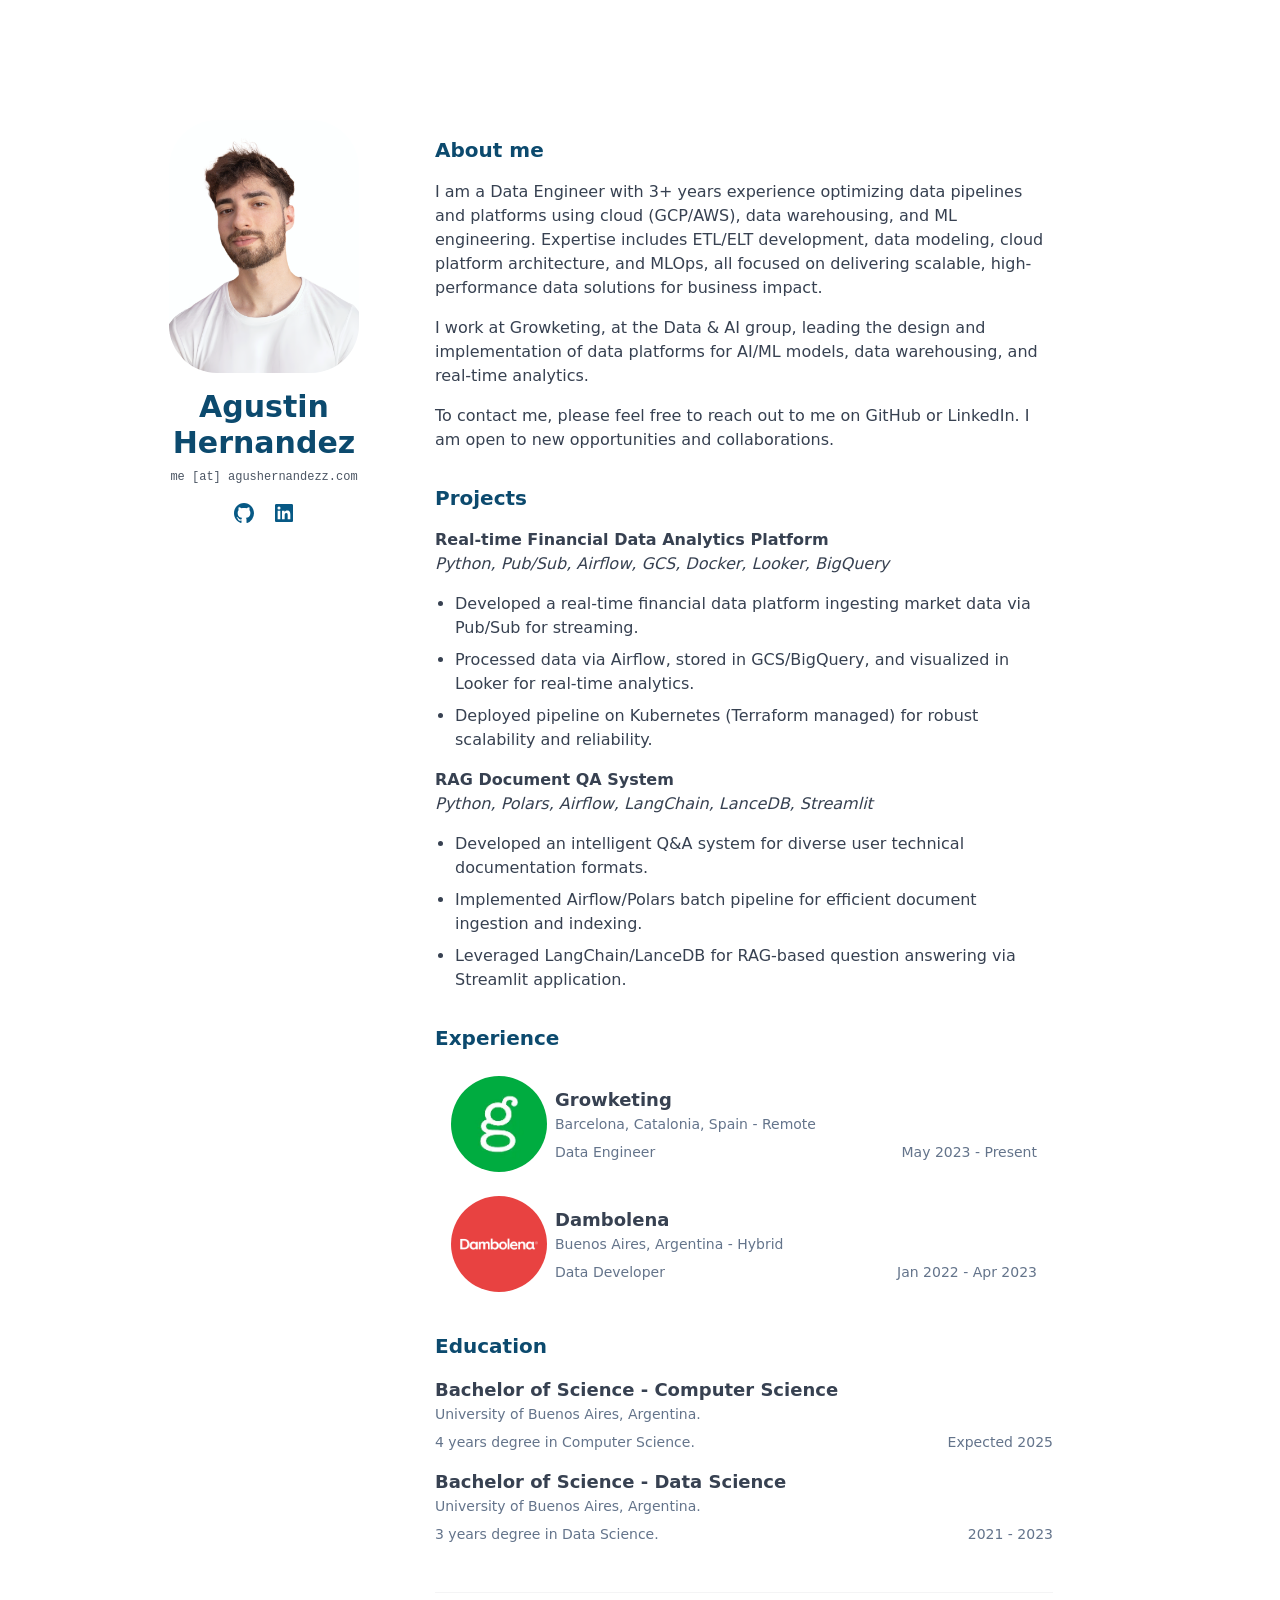
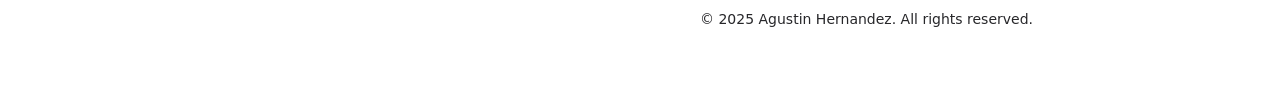
<file: index.html>
<!doctype html>
<html lang="en">
    <head>
      <meta charset="UTF-8">
      <meta name="viewport" content="width=device-width, initial-scale=1.0">
      <meta http-equiv="X-UA-Compatible" content="ie=edge">
      <link href="output.css" rel="stylesheet">
      <link rel="canonical" href="https://agushernandezz.github.io/agustinhernandez.github.io/">
      <title>Agustin Hernandez | Data Engineer</title>
      <link rel="icon" type="image/x-icon" href="favicon.ico">

      <!-- Open Graph / Facebook Meta Tags -->
      <meta name="og:url" content="https://agushernandezz.github.io/agustinhernandez.github.io/">
      <meta name="og:site_name" content="Agustin Hernandez | Data Engineer">
      <meta name="og:description" content="I'm a Data Engineer building scalable, high-performance data platforms for business impact. I transform raw data into actionable insights. Learn more about me.">
      <meta name="og:title" content="Agustin Hernandez | Data Engineer">
      <meta name="og:image" content="https://agushernandezz.github.io/agustinhernandez.github.io/images/profile_meta.webp">
      <meta name="og:type" content="software">
      <meta name="description" content="I'm a Data Engineer building scalable, high-performance data platforms for business impact. I transform raw data into actionable insights. Learn more about me.">

      <!-- Twitter Meta Tags -->
      <meta name="twitter:card" content="summary_large_image">
      <meta property="twitter:domain" content="agushernandezz.github.io">
      <meta property="twitter:url" content="https://agushernandezz.github.io/agustinhernandez.github.io/">
      <meta name="twitter:title" content="Agustin Hernandez | Data Engineer">
      <meta name="twitter:description" content="I'm a Data Engineer building and delivering scalable, high-performance data solutions for business impact. Learn more about me.">
      <meta name="twitter:image" content="https://agushernandezz.github.io/agustinhernandez.github.io/images/profile_meta.webp">

      <script>(function(w,d,s,l,i){w[l]=w[l]||[];w[l].push({'gtm.start':
      new Date().getTime(),event:'gtm.js'});var f=d.getElementsByTagName(s)[0],
      j=d.createElement(s),dl=l!='dataLayer'?'&l='+l:'';j.async=true;j.src=
      'https://www.googletagmanager.com/gtm.js?id='+i+dl;f.parentNode.insertBefore(j,f);
      })(window,document,'script','dataLayer','GTM-5T8QWMR');</script>
   </head>
   <body class="bg-white text-gray-700 font-sans lg:max-w-5xl lg:mt-14 m-2 p-4 lg:m-auto">
      <noscript>
         <iframe src="https://www.googletagmanager.com/ns.html?id=GTM-5T8QWMR" height="0" width="0" style="display:none;visibility:hidden"></iframe>
      </noscript>
      <div class="lg:flex lg:max-w-7xl lg:mx-auto">
         <!-- Fixed sidebar -->
         <aside class="lg:w-60 lg:fixed">
            <div class="p-4 text-center" itemscope itemtype="http://schema.org/Person">
               <img src="images/profile.webp" alt="Profile picture of Agustin Hernandez, Data Engineer" class="rounded-[3rem] mx-auto mt-8 h-[253px] w-[190px]" width="190" height="253" loading="lazy" itemprop="image">
               <h1 class="text-3xl font-[550] mt-4 text-sky-900" itemprop="name">Agustin Hernandez</h1>
               <p class="text-gray-600  font-mono text-xs mt-2" itemprop="email">me [at] agushernandezz.com</p>
               <p class="hidden" itemprop="jobTitle">Data Engineer</p>
               <div class="mt-4 flex justify-center space-x-4">
                  <a href="https://github.com/agushernandezz" aria-label="GitHub Profile" itemprop="url">
                     <svg viewBox="0 0 24 24" aria-hidden="true" class="h-6 w-6 fill-sky-800 group-hover:text-sky-700">
                        <path fill-rule="evenodd" clip-rule="evenodd" d="M12 2C6.475 2 2 6.588 2 12.253c0 4.537 2.862 8.369 6.838 9.727.5.09.687-.218.687-.487 0-.243-.013-1.05-.013-1.91C7 20.059 6.35 18.957 6.15 18.38c-.113-.295-.6-1.205-1.025-1.448-.35-.192-.85-.667-.013-.68.788-.012 1.35.744 1.538 1.051.9 1.551 2.338 1.116 2.912.846.088-.666.35-1.115.638-1.371-2.225-.256-4.55-1.14-4.55-5.062 0-1.115.387-2.038 1.025-2.756-.1-.256-.45-1.307.1-2.717 0 0 .837-.269 2.75 1.051.8-.23 1.65-.346 2.5-.346.85 0 1.7.115 2.5.346 1.912-1.333 2.75-1.05 2.75-1.05.55 1.409.2 2.46.1 2.716.637.718 1.025 1.628 1.025 2.756 0 3.934-2.337 4.806-4.562 5.062.362.32.675.936.675 1.897 0 1.371-.013 2.473-.013 2.82 0 .268.188.589.688.486a10.039 10.039 0 0 0 4.932-3.74A10.447 10.447 0 0 0 22 12.253C22 6.588 17.525 2 12 2Z">
                        </path>
                      </svg>
                  </a>
                  <a href="https://www.linkedin.com/in/agushernandezz"  aria-label="LinkedIn Profile" itemprop="url">
                     <svg viewBox="0 0 24 24" aria-hidden="true" class="h-6 w-6 fill-sky-800 hover:text-sky-700">
                        <path d="M18.335 18.339H15.67v-4.177c0-.996-.02-2.278-1.39-2.278-1.389 0-1.601 1.084-1.601 2.205v4.25h-2.666V9.75h2.56v1.17h.035c.358-.674 1.228-1.387 2.528-1.387 2.7 0 3.2 1.778 3.2 4.091v4.715zM7.003 8.575a1.546 1.546 0 01-1.548-1.549 1.548 1.548 0 111.547 1.549zm1.336 9.764H5.666V9.75H8.34v8.589zM19.67 3H4.329C3.593 3 3 3.58 3 4.297v15.406C3 20.42 3.594 21 4.328 21h15.338C20.4 21 21 20.42 21 19.703V4.297C21 3.58 20.4 3 19.666 3h.003z">
                        </path>
                     </svg>
                  </a>
               </div>
            </div>
         </aside>
         <div class="lg:hidden border-t border-gray-200"></div>
         <!-- Main content -->
         <main class="lg:ml-52 flex-1">
            <div class="container mx-auto px-4 py-8 lg:w-[650px]">
               <!-- About me -->
               <h2 id="about" href="#about" class="text-xl font-[550] mt-8 mb-4 text-sky-900">About me</h2>
               <p class="mb-4">I am a Data Engineer with 3+ years experience optimizing data pipelines and platforms using cloud (GCP/AWS), data warehousing, and ML engineering. Expertise includes ETL/ELT development, data modeling, cloud platform architecture, and MLOps, all focused on delivering scalable, high-performance data solutions for business impact.</p>
               <p class="mb-4">I work at Growketing, at the Data & AI group, leading the design and implementation of data platforms for AI/ML models, data warehousing, and real-time analytics.</p>
               <p class="mb-4">To contact me, please feel free to reach out to me on GitHub or LinkedIn. I am open to new opportunities and collaborations.</p>
               <!-- Projects -->
               <h2 id="projects" href="#projects" class="text-xl font-[550] mt-8 mb-4 text-sky-900">Projects</h2>
               <div class="mb-4 space-y-4">
                  <div class="space-y-4" itemscope itemtype="http://schema.org/SoftwareApplication">
                     <h3 class="font-bold" itemprop="name">Real-time Financial Data Analytics Platform</h3></h3>
                     <em itemprop="keywords">Python, Pub/Sub, Airflow, GCS, Docker, Looker, BigQuery</em>
                     <meta itemprop="applicationCategory" content="Data Engineering">
   
                     <ul class="list-disc pl-5 space-y-2" itemprop="description">
                        <li>Developed a real-time financial data platform ingesting market data via Pub/Sub for streaming.</li>
                        <li>Processed data via Airflow, stored in GCS/BigQuery, and visualized in Looker for real-time analytics.</li>
                        <li>Deployed pipeline on Kubernetes (Terraform managed) for robust scalability and reliability.</li>
                     </ul>
                  </div>

                  <div class="space-y-4">
                     <h3 class="font-bold" itemprop="name">RAG Document QA System</h3>
                     <em itemprop="keywords">Python, Polars, Airflow, LangChain, LanceDB, Streamlit</em>
                     <meta itemprop="applicationCategory" content="Data Engineering">
   
                     <ul class="list-disc pl-5 space-y-2" itemprop="description">
                        <li>Developed an intelligent Q&A system for diverse user technical documentation formats.</li>
                        <li>Implemented Airflow/Polars batch pipeline for efficient document ingestion and indexing.</li>
                        <li>Leveraged LangChain/LanceDB for RAG-based question answering via Streamlit application.</li>
                     </ul>
                  </div>
                  
               </div>
               <!-- Experience -->
               <h2 id="experience" href="#experience" class="text-xl font-[550] mt-8 mb-4 text-sky-900">Experience</h2>
               <div class="max-w-4xl w-full flex m-auto mt-2">
                  <!--List work places-->
                  <ul class="flex flex-col w-full justify-center gap-y-2">
                     <li class="w-full flex flex-row gap-x-2 h-28 justify-center" itemscope itemtype="http://schema.org/Organization">
                        <img src="images/work_logo_experience_2.webp" class="hidden xs:block ml-4 rounded-full object-cover h-24 w-24 self-center" alt="Growketing logo - Work experience" itemprop="logo" loading="lazy">
                        <div class="flex flex-col w-full justify-center">
                           <h3 class="text-lg font-bold" itemprop="name">Growketing</h3>
                           <h4 class="text-sm text-slate-500" itemprop="location">Barcelona, Catalonia, Spain - Remote</h4>
                           <div class="flex flex-col md:flex-row w-full md:justify-between">
                              <p class="text-sm mt-2 text-slate-500">Data Engineer</p>
                              <p class="text-sm mt-2 mr-4 text-slate-500">May 2023 - Present</p>
                           </div>
                        </div>
                     </li>
                     <li class="w-full flex flex-row gap-x-2 h-28 justify-center" itemscope itemtype="http://schema.org/Organization">
                        <img src="images/work_logo_experience.webp" class="hidden xs:block ml-4 rounded-full object-cover h-24 w-24 self-center" alt="Dambolena logo - Work experience" loading="lazy" itemprop="logo">
                        <div class="flex flex-col w-full justify-center">
                           <h3 class="text-lg font-bold" itemprop="name">Dambolena</h3>
                           <h4 class="text-sm text-slate-500" itemprop="location">Buenos Aires, Argentina - Hybrid</h4>
                           <div class="flex flex-col md:flex-row w-full md:justify-between">
                              <p class="text-sm mt-2 text-slate-500">Data Developer</p>
                              <p class="text-sm mt-2 mr-4 text-slate-500">Jan 2022 - Apr 2023</p>
                           </div>
                        </div>
                     </li>
                  </ul>
               </div>
               <!-- Education -->
               <h2 id="education" href="#education" class="text-xl font-[550] mt-8 mb-4 text-sky-900">Education</h2>
               <div class="max-w-4xl w-full flex m-auto mt-2 mb-12">
                  <ul class="flex flex-col gap-y-4 w-full">
                     <li class="w-full flex flex-row gap-x-2">
                        <div class="flex flex-col w-full">
                           <h3 class="text-lg font-[550]">Bachelor of Science - Computer Science</h3>
                           <h4 class="text-sm text-slate-500">University of Buenos Aires, Argentina.</h4>
                           <div class="flex w-full md:flex-row flex-col md:justify-between">
                              <p class="text-sm mt-2 text-slate-500">4 years degree in Computer Science.</p>
                              <p class="text-sm mt-2 text-slate-500">Expected 2025</p>
                           </div>
                        </div>
                     </li>
                     <li class="w-full flex flex-row gap-x-2">
                        <div class="flex flex-col w-full">
                           <h3 class="text-lg font-[550]">Bachelor of Science - Data Science</h3>
                           <h4 class="text-sm text-slate-500">University of Buenos Aires, Argentina.</h4>
                           <div class="flex w-full md:flex-row flex-col md:justify-between">
                              <p class="text-sm mt-2 text-slate-500">3 years degree in Data Science.</p>
                              <p class="text-sm mt-2 text-slate-500">2021 - 2023</p>
                           </div>
                        </div>
                     </li>
                  </ul>
               </div>

               <footer>
                <div class="border-t border-zinc-100 dark:border-zinc-700/40">
                </div>
                <div class="max-w-4xl w-full flex m-auto flex-row my-4 justify-end"> <!--Copyright section-->
                  <p class="md:px-5 px-10 text-sm text-zinc-800 dark:text-zinc-900">© 2025 Agustin Hernandez. All rights reserved.</p>
                </div>
              </footer>
            </div>
         </main>
      </div>
   </body>
</html>
</file>
<file: output.css>
*, ::before, ::after {
  --tw-border-spacing-x: 0;
  --tw-border-spacing-y: 0;
  --tw-translate-x: 0;
  --tw-translate-y: 0;
  --tw-rotate: 0;
  --tw-skew-x: 0;
  --tw-skew-y: 0;
  --tw-scale-x: 1;
  --tw-scale-y: 1;
  --tw-pan-x:  ;
  --tw-pan-y:  ;
  --tw-pinch-zoom:  ;
  --tw-scroll-snap-strictness: proximity;
  --tw-gradient-from-position:  ;
  --tw-gradient-via-position:  ;
  --tw-gradient-to-position:  ;
  --tw-ordinal:  ;
  --tw-slashed-zero:  ;
  --tw-numeric-figure:  ;
  --tw-numeric-spacing:  ;
  --tw-numeric-fraction:  ;
  --tw-ring-inset:  ;
  --tw-ring-offset-width: 0px;
  --tw-ring-offset-color: #fff;
  --tw-ring-color: rgb(59 130 246 / 0.5);
  --tw-ring-offset-shadow: 0 0 #0000;
  --tw-ring-shadow: 0 0 #0000;
  --tw-shadow: 0 0 #0000;
  --tw-shadow-colored: 0 0 #0000;
  --tw-blur:  ;
  --tw-brightness:  ;
  --tw-contrast:  ;
  --tw-grayscale:  ;
  --tw-hue-rotate:  ;
  --tw-invert:  ;
  --tw-saturate:  ;
  --tw-sepia:  ;
  --tw-drop-shadow:  ;
  --tw-backdrop-blur:  ;
  --tw-backdrop-brightness:  ;
  --tw-backdrop-contrast:  ;
  --tw-backdrop-grayscale:  ;
  --tw-backdrop-hue-rotate:  ;
  --tw-backdrop-invert:  ;
  --tw-backdrop-opacity:  ;
  --tw-backdrop-saturate:  ;
  --tw-backdrop-sepia:  ;
  --tw-contain-size:  ;
  --tw-contain-layout:  ;
  --tw-contain-paint:  ;
  --tw-contain-style:  ;
}

::backdrop {
  --tw-border-spacing-x: 0;
  --tw-border-spacing-y: 0;
  --tw-translate-x: 0;
  --tw-translate-y: 0;
  --tw-rotate: 0;
  --tw-skew-x: 0;
  --tw-skew-y: 0;
  --tw-scale-x: 1;
  --tw-scale-y: 1;
  --tw-pan-x:  ;
  --tw-pan-y:  ;
  --tw-pinch-zoom:  ;
  --tw-scroll-snap-strictness: proximity;
  --tw-gradient-from-position:  ;
  --tw-gradient-via-position:  ;
  --tw-gradient-to-position:  ;
  --tw-ordinal:  ;
  --tw-slashed-zero:  ;
  --tw-numeric-figure:  ;
  --tw-numeric-spacing:  ;
  --tw-numeric-fraction:  ;
  --tw-ring-inset:  ;
  --tw-ring-offset-width: 0px;
  --tw-ring-offset-color: #fff;
  --tw-ring-color: rgb(59 130 246 / 0.5);
  --tw-ring-offset-shadow: 0 0 #0000;
  --tw-ring-shadow: 0 0 #0000;
  --tw-shadow: 0 0 #0000;
  --tw-shadow-colored: 0 0 #0000;
  --tw-blur:  ;
  --tw-brightness:  ;
  --tw-contrast:  ;
  --tw-grayscale:  ;
  --tw-hue-rotate:  ;
  --tw-invert:  ;
  --tw-saturate:  ;
  --tw-sepia:  ;
  --tw-drop-shadow:  ;
  --tw-backdrop-blur:  ;
  --tw-backdrop-brightness:  ;
  --tw-backdrop-contrast:  ;
  --tw-backdrop-grayscale:  ;
  --tw-backdrop-hue-rotate:  ;
  --tw-backdrop-invert:  ;
  --tw-backdrop-opacity:  ;
  --tw-backdrop-saturate:  ;
  --tw-backdrop-sepia:  ;
  --tw-contain-size:  ;
  --tw-contain-layout:  ;
  --tw-contain-paint:  ;
  --tw-contain-style:  ;
}

/*
! tailwindcss v3.4.17 | MIT License | https://tailwindcss.com
*/

/*
1. Prevent padding and border from affecting element width. (https://github.com/mozdevs/cssremedy/issues/4)
2. Allow adding a border to an element by just adding a border-width. (https://github.com/tailwindcss/tailwindcss/pull/116)
*/

*,
::before,
::after {
  box-sizing: border-box;
  /* 1 */
  border-width: 0;
  /* 2 */
  border-style: solid;
  /* 2 */
  border-color: #e5e7eb;
  /* 2 */
}

::before,
::after {
  --tw-content: '';
}

/*
1. Use a consistent sensible line-height in all browsers.
2. Prevent adjustments of font size after orientation changes in iOS.
3. Use a more readable tab size.
4. Use the user's configured `sans` font-family by default.
5. Use the user's configured `sans` font-feature-settings by default.
6. Use the user's configured `sans` font-variation-settings by default.
7. Disable tap highlights on iOS
*/

html,
:host {
  line-height: 1.5;
  /* 1 */
  -webkit-text-size-adjust: 100%;
  /* 2 */
  -moz-tab-size: 4;
  /* 3 */
  -o-tab-size: 4;
     tab-size: 4;
  /* 3 */
  font-family: ui-sans-serif, system-ui, sans-serif, "Apple Color Emoji", "Segoe UI Emoji", "Segoe UI Symbol", "Noto Color Emoji";
  /* 4 */
  font-feature-settings: normal;
  /* 5 */
  font-variation-settings: normal;
  /* 6 */
  -webkit-tap-highlight-color: transparent;
  /* 7 */
}

/*
1. Remove the margin in all browsers.
2. Inherit line-height from `html` so users can set them as a class directly on the `html` element.
*/

body {
  margin: 0;
  /* 1 */
  line-height: inherit;
  /* 2 */
}

/*
1. Add the correct height in Firefox.
2. Correct the inheritance of border color in Firefox. (https://bugzilla.mozilla.org/show_bug.cgi?id=190655)
3. Ensure horizontal rules are visible by default.
*/

hr {
  height: 0;
  /* 1 */
  color: inherit;
  /* 2 */
  border-top-width: 1px;
  /* 3 */
}

/*
Add the correct text decoration in Chrome, Edge, and Safari.
*/

abbr:where([title]) {
  -webkit-text-decoration: underline dotted;
          text-decoration: underline dotted;
}

/*
Remove the default font size and weight for headings.
*/

h1,
h2,
h3,
h4,
h5,
h6 {
  font-size: inherit;
  font-weight: inherit;
}

/*
Reset links to optimize for opt-in styling instead of opt-out.
*/

a {
  color: inherit;
  text-decoration: inherit;
}

/*
Add the correct font weight in Edge and Safari.
*/

b,
strong {
  font-weight: bolder;
}

/*
1. Use the user's configured `mono` font-family by default.
2. Use the user's configured `mono` font-feature-settings by default.
3. Use the user's configured `mono` font-variation-settings by default.
4. Correct the odd `em` font sizing in all browsers.
*/

code,
kbd,
samp,
pre {
  font-family: ui-monospace, SFMono-Regular, Menlo, Monaco, Consolas, "Liberation Mono", "Courier New", monospace;
  /* 1 */
  font-feature-settings: normal;
  /* 2 */
  font-variation-settings: normal;
  /* 3 */
  font-size: 1em;
  /* 4 */
}

/*
Add the correct font size in all browsers.
*/

small {
  font-size: 80%;
}

/*
Prevent `sub` and `sup` elements from affecting the line height in all browsers.
*/

sub,
sup {
  font-size: 75%;
  line-height: 0;
  position: relative;
  vertical-align: baseline;
}

sub {
  bottom: -0.25em;
}

sup {
  top: -0.5em;
}

/*
1. Remove text indentation from table contents in Chrome and Safari. (https://bugs.chromium.org/p/chromium/issues/detail?id=999088, https://bugs.webkit.org/show_bug.cgi?id=201297)
2. Correct table border color inheritance in all Chrome and Safari. (https://bugs.chromium.org/p/chromium/issues/detail?id=935729, https://bugs.webkit.org/show_bug.cgi?id=195016)
3. Remove gaps between table borders by default.
*/

table {
  text-indent: 0;
  /* 1 */
  border-color: inherit;
  /* 2 */
  border-collapse: collapse;
  /* 3 */
}

/*
1. Change the font styles in all browsers.
2. Remove the margin in Firefox and Safari.
3. Remove default padding in all browsers.
*/

button,
input,
optgroup,
select,
textarea {
  font-family: inherit;
  /* 1 */
  font-feature-settings: inherit;
  /* 1 */
  font-variation-settings: inherit;
  /* 1 */
  font-size: 100%;
  /* 1 */
  font-weight: inherit;
  /* 1 */
  line-height: inherit;
  /* 1 */
  letter-spacing: inherit;
  /* 1 */
  color: inherit;
  /* 1 */
  margin: 0;
  /* 2 */
  padding: 0;
  /* 3 */
}

/*
Remove the inheritance of text transform in Edge and Firefox.
*/

button,
select {
  text-transform: none;
}

/*
1. Correct the inability to style clickable types in iOS and Safari.
2. Remove default button styles.
*/

button,
input:where([type='button']),
input:where([type='reset']),
input:where([type='submit']) {
  -webkit-appearance: button;
  /* 1 */
  background-color: transparent;
  /* 2 */
  background-image: none;
  /* 2 */
}

/*
Use the modern Firefox focus style for all focusable elements.
*/

:-moz-focusring {
  outline: auto;
}

/*
Remove the additional `:invalid` styles in Firefox. (https://github.com/mozilla/gecko-dev/blob/2f9eacd9d3d995c937b4251a5557d95d494c9be1/layout/style/res/forms.css#L728-L737)
*/

:-moz-ui-invalid {
  box-shadow: none;
}

/*
Add the correct vertical alignment in Chrome and Firefox.
*/

progress {
  vertical-align: baseline;
}

/*
Correct the cursor style of increment and decrement buttons in Safari.
*/

::-webkit-inner-spin-button,
::-webkit-outer-spin-button {
  height: auto;
}

/*
1. Correct the odd appearance in Chrome and Safari.
2. Correct the outline style in Safari.
*/

[type='search'] {
  -webkit-appearance: textfield;
  /* 1 */
  outline-offset: -2px;
  /* 2 */
}

/*
Remove the inner padding in Chrome and Safari on macOS.
*/

::-webkit-search-decoration {
  -webkit-appearance: none;
}

/*
1. Correct the inability to style clickable types in iOS and Safari.
2. Change font properties to `inherit` in Safari.
*/

::-webkit-file-upload-button {
  -webkit-appearance: button;
  /* 1 */
  font: inherit;
  /* 2 */
}

/*
Add the correct display in Chrome and Safari.
*/

summary {
  display: list-item;
}

/*
Removes the default spacing and border for appropriate elements.
*/

blockquote,
dl,
dd,
h1,
h2,
h3,
h4,
h5,
h6,
hr,
figure,
p,
pre {
  margin: 0;
}

fieldset {
  margin: 0;
  padding: 0;
}

legend {
  padding: 0;
}

ol,
ul,
menu {
  list-style: none;
  margin: 0;
  padding: 0;
}

/*
Reset default styling for dialogs.
*/

dialog {
  padding: 0;
}

/*
Prevent resizing textareas horizontally by default.
*/

textarea {
  resize: vertical;
}

/*
1. Reset the default placeholder opacity in Firefox. (https://github.com/tailwindlabs/tailwindcss/issues/3300)
2. Set the default placeholder color to the user's configured gray 400 color.
*/

input::-moz-placeholder, textarea::-moz-placeholder {
  opacity: 1;
  /* 1 */
  color: #9ca3af;
  /* 2 */
}

input::placeholder,
textarea::placeholder {
  opacity: 1;
  /* 1 */
  color: #9ca3af;
  /* 2 */
}

/*
Set the default cursor for buttons.
*/

button,
[role="button"] {
  cursor: pointer;
}

/*
Make sure disabled buttons don't get the pointer cursor.
*/

:disabled {
  cursor: default;
}

/*
1. Make replaced elements `display: block` by default. (https://github.com/mozdevs/cssremedy/issues/14)
2. Add `vertical-align: middle` to align replaced elements more sensibly by default. (https://github.com/jensimmons/cssremedy/issues/14#issuecomment-634934210)
   This can trigger a poorly considered lint error in some tools but is included by design.
*/

img,
svg,
video,
canvas,
audio,
iframe,
embed,
object {
  display: block;
  /* 1 */
  vertical-align: middle;
  /* 2 */
}

/*
Constrain images and videos to the parent width and preserve their intrinsic aspect ratio. (https://github.com/mozdevs/cssremedy/issues/14)
*/

img,
video {
  max-width: 100%;
  height: auto;
}

/* Make elements with the HTML hidden attribute stay hidden by default */

[hidden]:where(:not([hidden="until-found"])) {
  display: none;
}

.container {
  width: 100%;
}

@media (min-width: 480px) {
  .container {
    max-width: 480px;
  }
}

@media (min-width: 640px) {
  .container {
    max-width: 640px;
  }
}

@media (min-width: 768px) {
  .container {
    max-width: 768px;
  }
}

@media (min-width: 1024px) {
  .container {
    max-width: 1024px;
  }
}

@media (min-width: 1280px) {
  .container {
    max-width: 1280px;
  }
}

@media (min-width: 1536px) {
  .container {
    max-width: 1536px;
  }
}

.m-2 {
  margin: 0.5rem;
}

.m-auto {
  margin: auto;
}

.mx-auto {
  margin-left: auto;
  margin-right: auto;
}

.my-4 {
  margin-top: 1rem;
  margin-bottom: 1rem;
}

.mb-12 {
  margin-bottom: 3rem;
}

.mb-4 {
  margin-bottom: 1rem;
}

.ml-4 {
  margin-left: 1rem;
}

.mr-4 {
  margin-right: 1rem;
}

.mt-2 {
  margin-top: 0.5rem;
}

.mt-4 {
  margin-top: 1rem;
}

.mt-8 {
  margin-top: 2rem;
}

.flex {
  display: flex;
}

.hidden {
  display: none;
}

.h-24 {
  height: 6rem;
}

.h-28 {
  height: 7rem;
}

.h-6 {
  height: 1.5rem;
}

.h-\[253px\] {
  height: 253px;
}

.w-24 {
  width: 6rem;
}

.w-6 {
  width: 1.5rem;
}

.w-\[190px\] {
  width: 190px;
}

.w-full {
  width: 100%;
}

.max-w-4xl {
  max-width: 56rem;
}

.flex-1 {
  flex: 1 1 0%;
}

.list-disc {
  list-style-type: disc;
}

.flex-row {
  flex-direction: row;
}

.flex-col {
  flex-direction: column;
}

.justify-end {
  justify-content: flex-end;
}

.justify-center {
  justify-content: center;
}

.gap-x-2 {
  -moz-column-gap: 0.5rem;
       column-gap: 0.5rem;
}

.gap-y-2 {
  row-gap: 0.5rem;
}

.gap-y-4 {
  row-gap: 1rem;
}

.space-x-4 > :not([hidden]) ~ :not([hidden]) {
  --tw-space-x-reverse: 0;
  margin-right: calc(1rem * var(--tw-space-x-reverse));
  margin-left: calc(1rem * calc(1 - var(--tw-space-x-reverse)));
}

.space-y-2 > :not([hidden]) ~ :not([hidden]) {
  --tw-space-y-reverse: 0;
  margin-top: calc(0.5rem * calc(1 - var(--tw-space-y-reverse)));
  margin-bottom: calc(0.5rem * var(--tw-space-y-reverse));
}

.space-y-4 > :not([hidden]) ~ :not([hidden]) {
  --tw-space-y-reverse: 0;
  margin-top: calc(1rem * calc(1 - var(--tw-space-y-reverse)));
  margin-bottom: calc(1rem * var(--tw-space-y-reverse));
}

.self-center {
  align-self: center;
}

.rounded-\[3rem\] {
  border-radius: 3rem;
}

.rounded-full {
  border-radius: 9999px;
}

.border-t {
  border-top-width: 1px;
}

.border-gray-200 {
  --tw-border-opacity: 1;
  border-color: rgb(229 231 235 / var(--tw-border-opacity, 1));
}

.border-zinc-100 {
  --tw-border-opacity: 1;
  border-color: rgb(244 244 245 / var(--tw-border-opacity, 1));
}

.bg-white {
  --tw-bg-opacity: 1;
  background-color: rgb(255 255 255 / var(--tw-bg-opacity, 1));
}

.fill-sky-800 {
  fill: #075985;
}

.object-cover {
  -o-object-fit: cover;
     object-fit: cover;
}

.p-4 {
  padding: 1rem;
}

.px-10 {
  padding-left: 2.5rem;
  padding-right: 2.5rem;
}

.px-4 {
  padding-left: 1rem;
  padding-right: 1rem;
}

.py-8 {
  padding-top: 2rem;
  padding-bottom: 2rem;
}

.pl-5 {
  padding-left: 1.25rem;
}

.text-center {
  text-align: center;
}

.font-mono {
  font-family: ui-monospace, SFMono-Regular, Menlo, Monaco, Consolas, "Liberation Mono", "Courier New", monospace;
}

.font-sans {
  font-family: ui-sans-serif, system-ui, sans-serif, "Apple Color Emoji", "Segoe UI Emoji", "Segoe UI Symbol", "Noto Color Emoji";
}

.text-3xl {
  font-size: 1.875rem;
  line-height: 2.25rem;
}

.text-lg {
  font-size: 1.125rem;
  line-height: 1.75rem;
}

.text-sm {
  font-size: 0.875rem;
  line-height: 1.25rem;
}

.text-xl {
  font-size: 1.25rem;
  line-height: 1.75rem;
}

.text-xs {
  font-size: 0.75rem;
  line-height: 1rem;
}

.font-\[550\] {
  font-weight: 550;
}

.font-bold {
  font-weight: 700;
}

.text-gray-600 {
  --tw-text-opacity: 1;
  color: rgb(75 85 99 / var(--tw-text-opacity, 1));
}

.text-gray-700 {
  --tw-text-opacity: 1;
  color: rgb(55 65 81 / var(--tw-text-opacity, 1));
}

.text-sky-900 {
  --tw-text-opacity: 1;
  color: rgb(12 74 110 / var(--tw-text-opacity, 1));
}

.text-slate-500 {
  --tw-text-opacity: 1;
  color: rgb(100 116 139 / var(--tw-text-opacity, 1));
}

.text-zinc-800 {
  --tw-text-opacity: 1;
  color: rgb(39 39 42 / var(--tw-text-opacity, 1));
}

.hover\:text-sky-700:hover {
  --tw-text-opacity: 1;
  color: rgb(3 105 161 / var(--tw-text-opacity, 1));
}

.group:hover .group-hover\:text-sky-700 {
  --tw-text-opacity: 1;
  color: rgb(3 105 161 / var(--tw-text-opacity, 1));
}

@media (min-width: 480px) {
  .xs\:block {
    display: block;
  }
}

@media (min-width: 768px) {
  .md\:flex-row {
    flex-direction: row;
  }

  .md\:justify-between {
    justify-content: space-between;
  }

  .md\:px-5 {
    padding-left: 1.25rem;
    padding-right: 1.25rem;
  }
}

@media (min-width: 1024px) {
  .lg\:fixed {
    position: fixed;
  }

  .lg\:m-auto {
    margin: auto;
  }

  .lg\:mx-auto {
    margin-left: auto;
    margin-right: auto;
  }

  .lg\:ml-52 {
    margin-left: 13rem;
  }

  .lg\:mt-14 {
    margin-top: 3.5rem;
  }

  .lg\:flex {
    display: flex;
  }

  .lg\:hidden {
    display: none;
  }

  .lg\:w-60 {
    width: 15rem;
  }

  .lg\:w-\[650px\] {
    width: 650px;
  }

  .lg\:max-w-5xl {
    max-width: 64rem;
  }

  .lg\:max-w-7xl {
    max-width: 80rem;
  }
}

@media (prefers-color-scheme: dark) {
  .dark\:border-zinc-700\/40 {
    border-color: rgb(63 63 70 / 0.4);
  }

  .dark\:text-zinc-900 {
    --tw-text-opacity: 1;
    color: rgb(24 24 27 / var(--tw-text-opacity, 1));
  }

  .dark\:text-zinc-400 {
    --tw-text-opacity: 1;
    color: rgb(161 161 170 / var(--tw-text-opacity, 1));
  }
}
</file>
